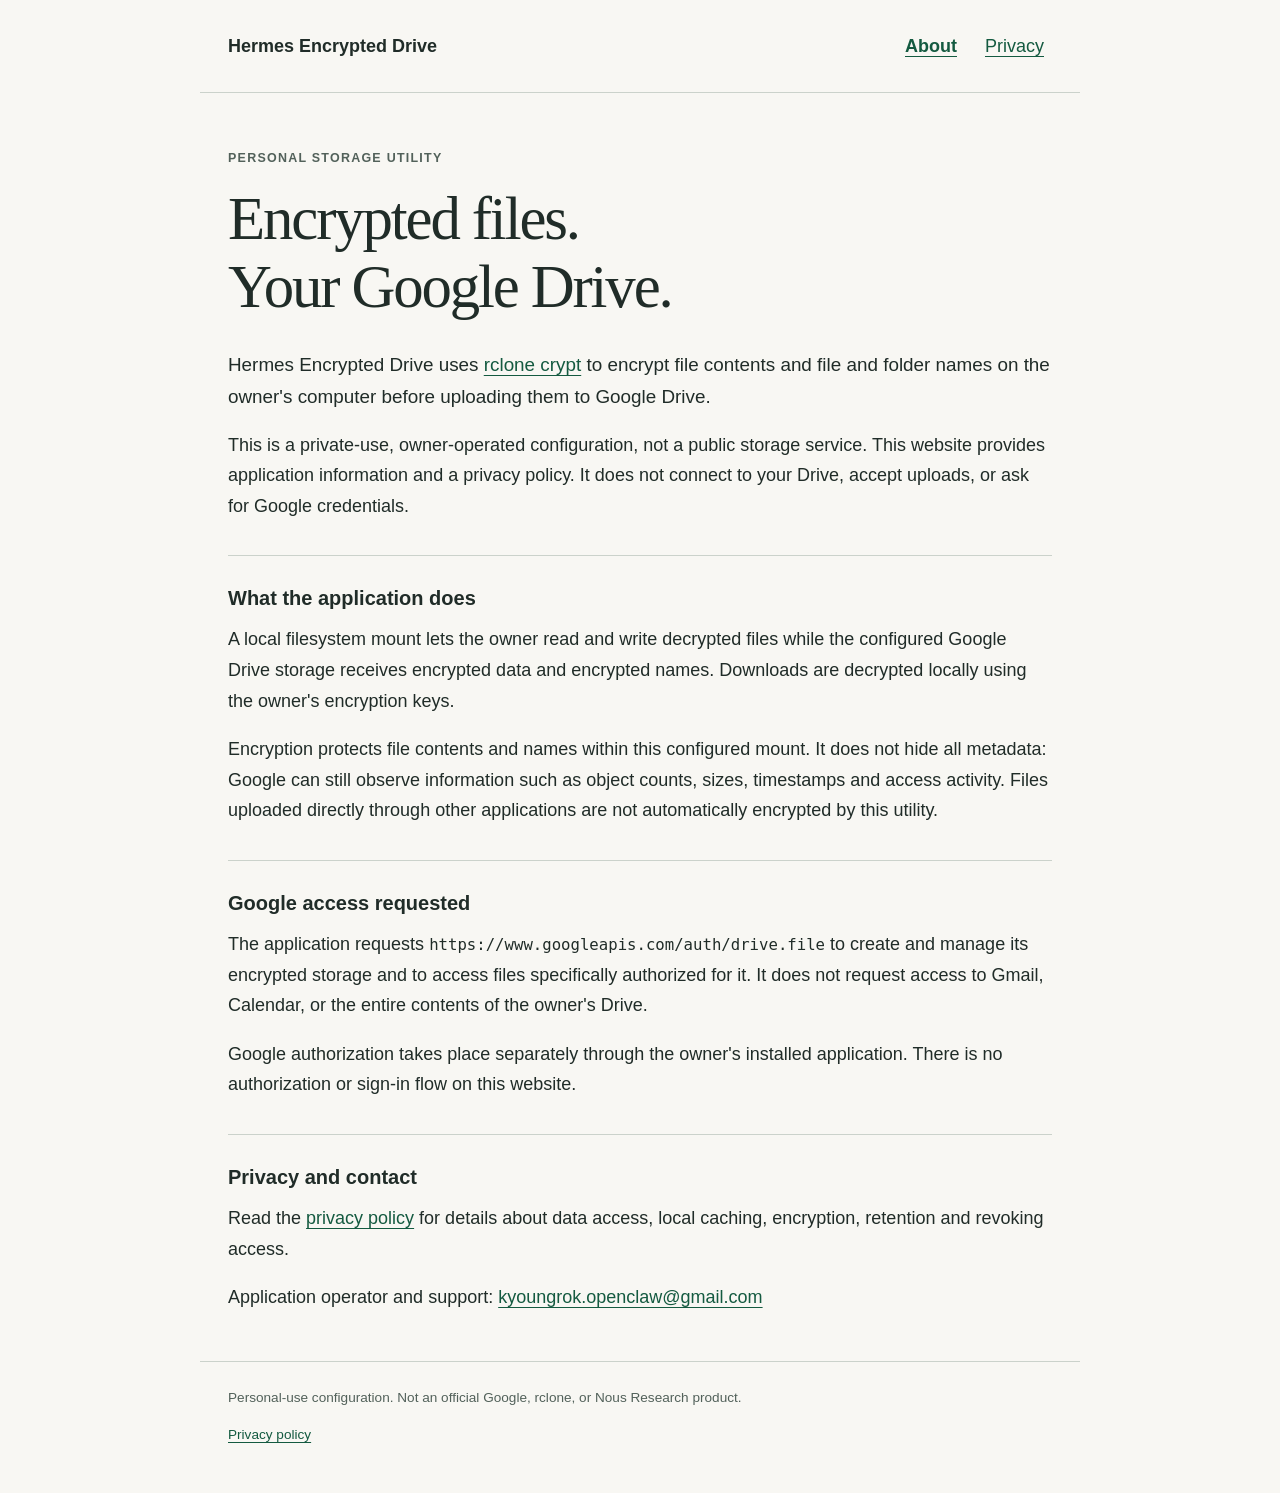
<file: index.html>
<!doctype html>
<html lang="en">
<head>
  <meta charset="utf-8">
  <meta name="viewport" content="width=device-width, initial-scale=1">
  <meta name="description" content="Hermes Encrypted Drive is a personal storage utility that encrypts file contents and names before uploading them to Google Drive.">
  <meta name="referrer" content="no-referrer">
  <title>Hermes Encrypted Drive</title>
  <link rel="stylesheet" href="styles.css">
</head>
<body>
  <a class="skip" href="#main">Skip to content</a>
  <header class="site-header">
    <a class="brand" href="./">Hermes Encrypted Drive</a>
    <nav aria-label="Main navigation"><a href="./" aria-current="page">About</a><a href="privacy.html">Privacy</a></nav>
  </header>
  <main id="main">
    <p class="eyebrow">Personal storage utility</p>
    <h1>Encrypted files.<br>Your Google Drive.</h1>
    <p class="intro">Hermes Encrypted Drive uses <a href="https://rclone.org/crypt/">rclone crypt</a> to encrypt file contents and file and folder names on the owner's computer before uploading them to Google Drive.</p>
    <p>This is a private-use, owner-operated configuration, not a public storage service. This website provides application information and a privacy policy. It does not connect to your Drive, accept uploads, or ask for Google credentials.</p>
    <section aria-labelledby="purpose">
      <h2 id="purpose">What the application does</h2>
      <p>A local filesystem mount lets the owner read and write decrypted files while the configured Google Drive storage receives encrypted data and encrypted names. Downloads are decrypted locally using the owner's encryption keys.</p>
      <p>Encryption protects file contents and names within this configured mount. It does not hide all metadata: Google can still observe information such as object counts, sizes, timestamps and access activity. Files uploaded directly through other applications are not automatically encrypted by this utility.</p>
    </section>
    <section aria-labelledby="access">
      <h2 id="access">Google access requested</h2>
      <p>The application requests <code>https://www.googleapis.com/auth/drive.file</code> to create and manage its encrypted storage and to access files specifically authorized for it. It does not request access to Gmail, Calendar, or the entire contents of the owner's Drive.</p>
      <p>Google authorization takes place separately through the owner's installed application. There is no authorization or sign-in flow on this website.</p>
    </section>
    <section aria-labelledby="privacy">
      <h2 id="privacy">Privacy and contact</h2>
      <p>Read the <a href="privacy.html">privacy policy</a> for details about data access, local caching, encryption, retention and revoking access.</p>
      <p>Application operator and support: <a href="mailto:kyoungrok.openclaw@gmail.com">kyoungrok.openclaw@gmail.com</a></p>
    </section>
  </main>
  <footer><p>Personal-use configuration. Not an official Google, rclone, or Nous Research product.</p><a href="privacy.html">Privacy policy</a></footer>
</body>
</html>
</file>
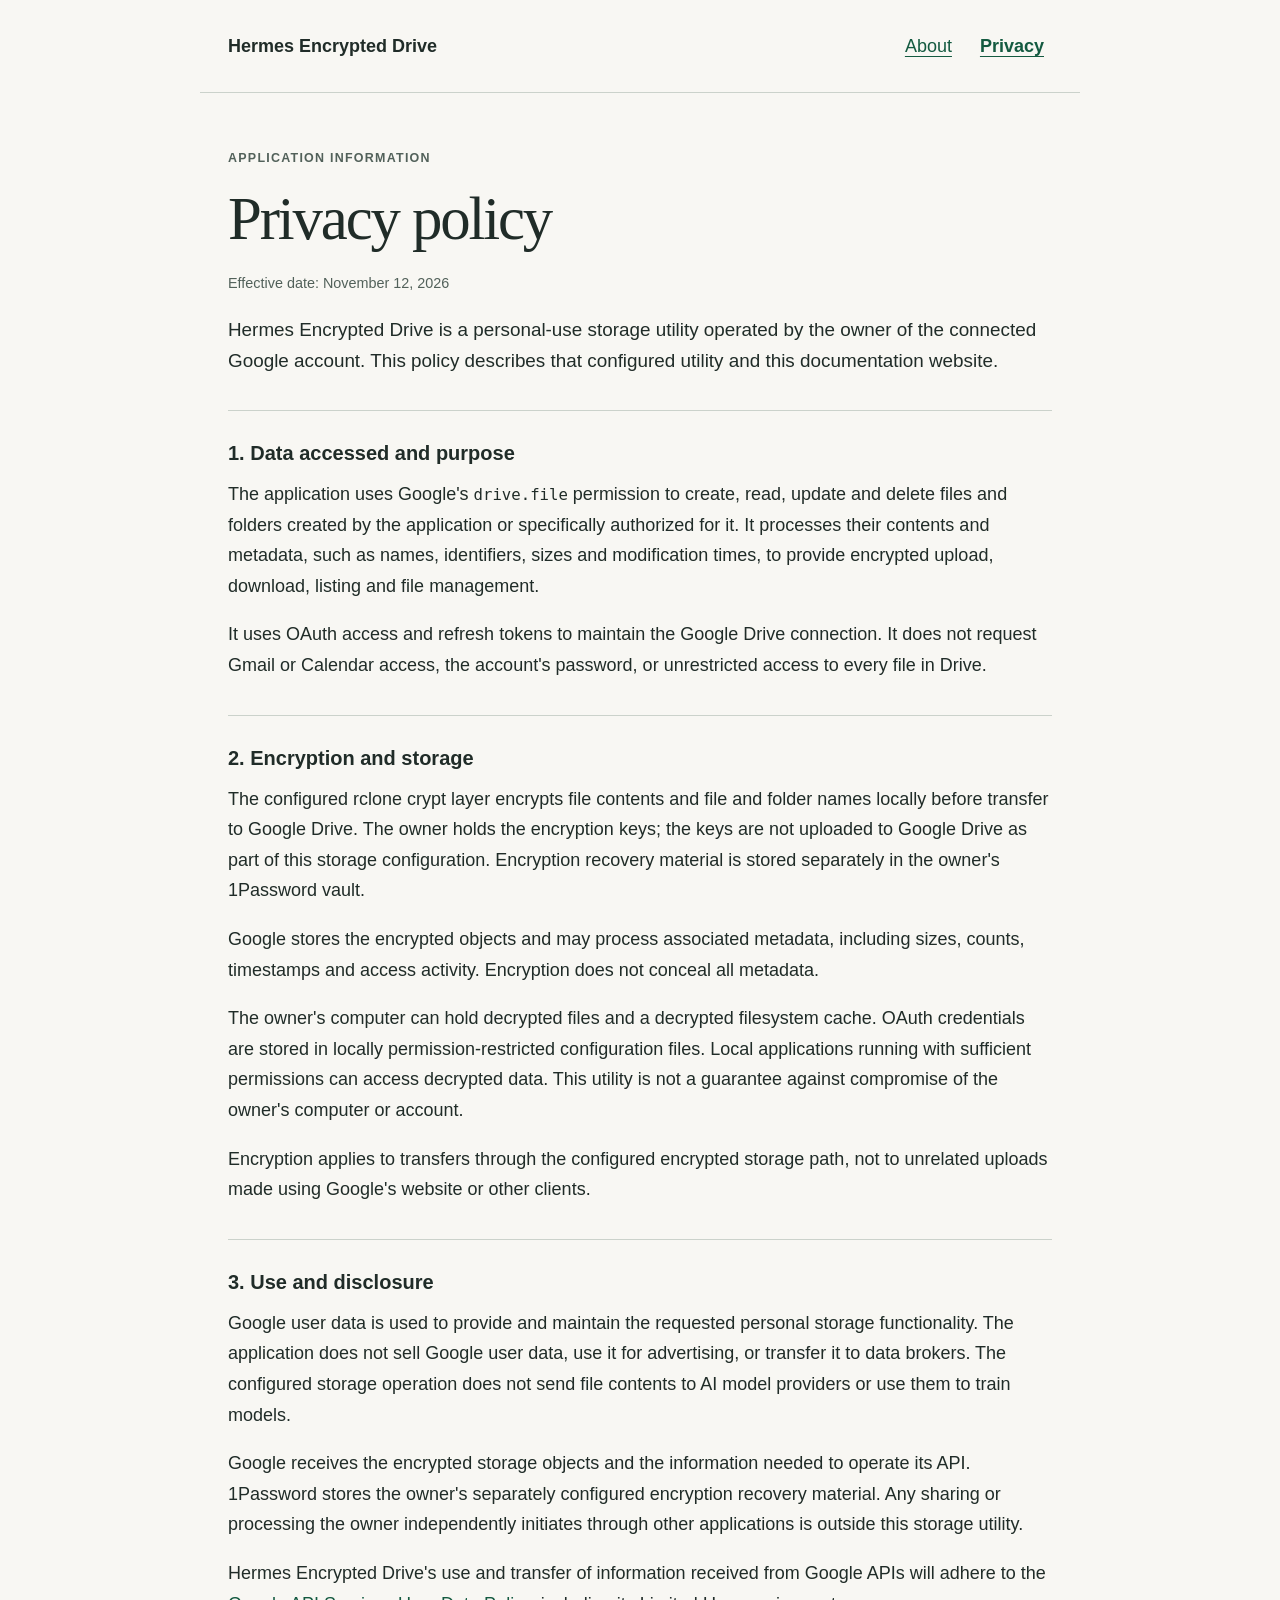
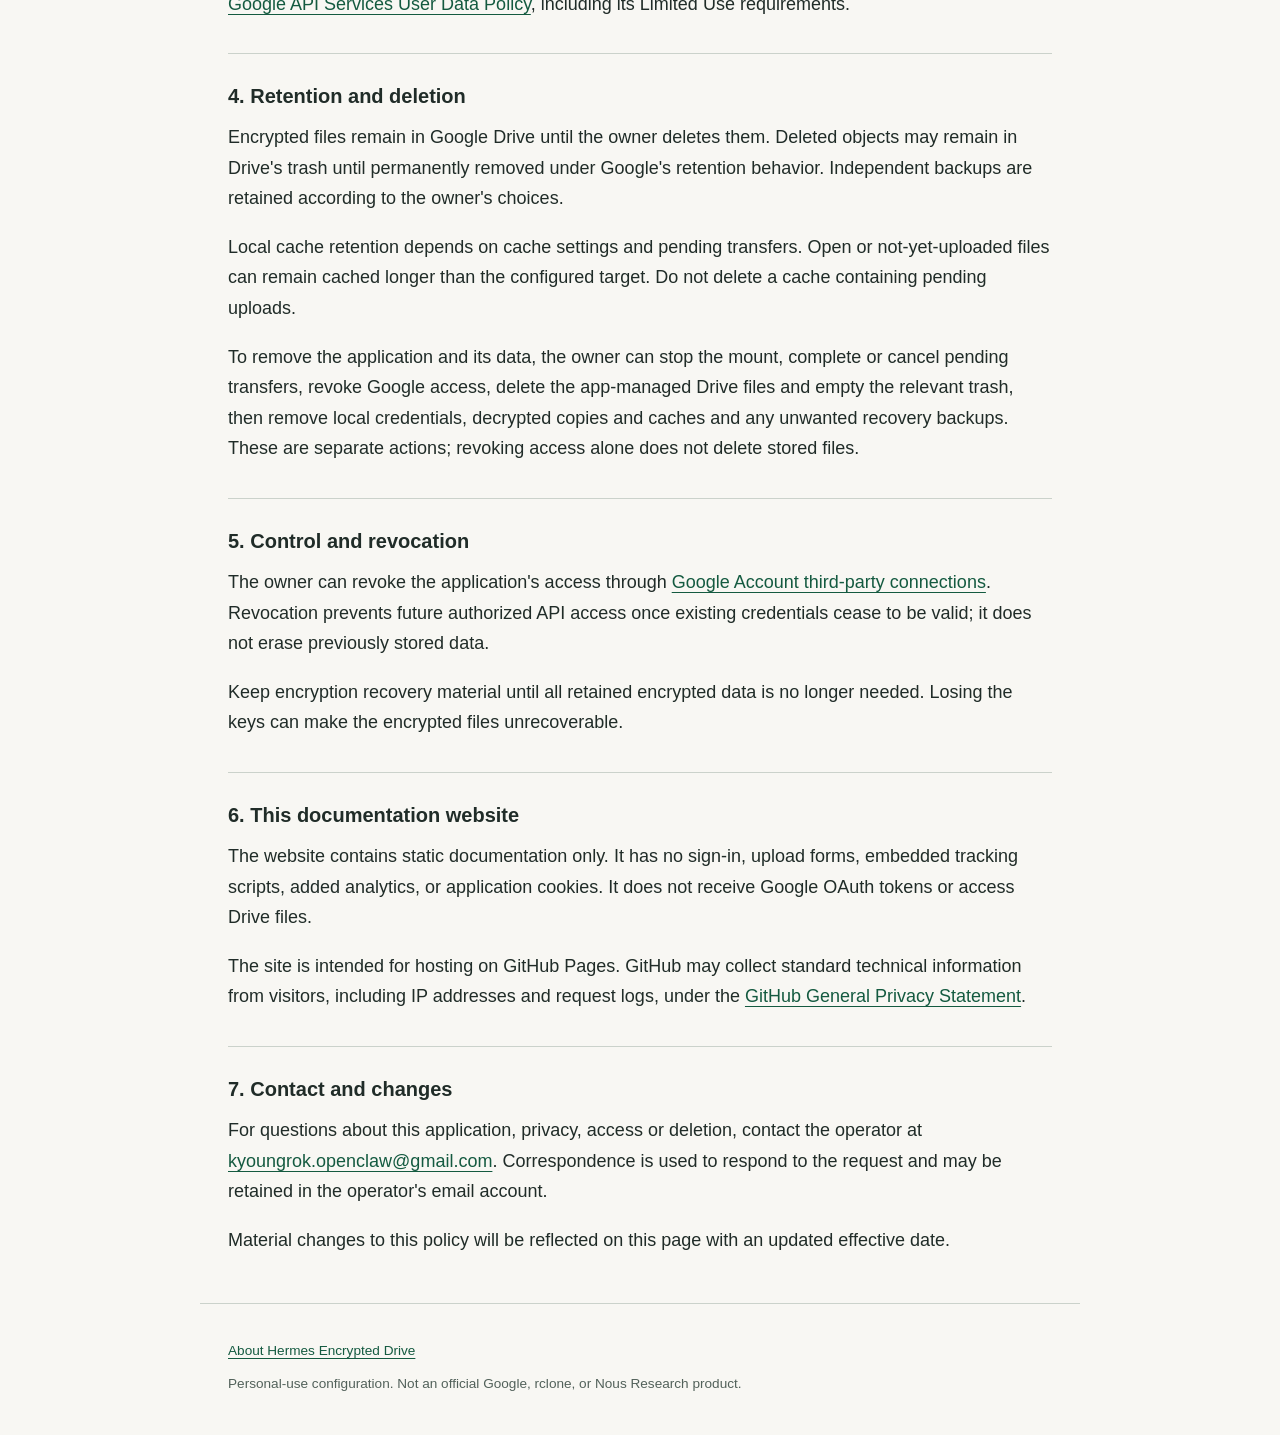
<file: privacy.html>
<!doctype html>
<html lang="en">
<head>
  <meta charset="utf-8">
  <meta name="viewport" content="width=device-width, initial-scale=1">
  <meta name="description" content="Privacy policy for the personal-use Hermes Encrypted Drive application.">
  <meta name="referrer" content="no-referrer">
  <title>Privacy policy — Hermes Encrypted Drive</title>
  <link rel="stylesheet" href="styles.css">
</head>
<body>
  <a class="skip" href="#main">Skip to content</a>
  <header class="site-header">
    <a class="brand" href="./">Hermes Encrypted Drive</a>
    <nav aria-label="Main navigation"><a href="./">About</a><a href="privacy.html" aria-current="page">Privacy</a></nav>
  </header>
  <main id="main">
    <p class="eyebrow">Application information</p>
    <h1>Privacy policy</h1>
    <p class="revision">Effective date: November 12, 2026</p>
    <p class="intro">Hermes Encrypted Drive is a personal-use storage utility operated by the owner of the connected Google account. This policy describes that configured utility and this documentation website.</p>
    <section aria-labelledby="data">
      <h2 id="data">1. Data accessed and purpose</h2>
      <p>The application uses Google's <code>drive.file</code> permission to create, read, update and delete files and folders created by the application or specifically authorized for it. It processes their contents and metadata, such as names, identifiers, sizes and modification times, to provide encrypted upload, download, listing and file management.</p>
      <p>It uses OAuth access and refresh tokens to maintain the Google Drive connection. It does not request Gmail or Calendar access, the account's password, or unrestricted access to every file in Drive.</p>
    </section>
    <section aria-labelledby="storage">
      <h2 id="storage">2. Encryption and storage</h2>
      <p>The configured rclone crypt layer encrypts file contents and file and folder names locally before transfer to Google Drive. The owner holds the encryption keys; the keys are not uploaded to Google Drive as part of this storage configuration. Encryption recovery material is stored separately in the owner's 1Password vault.</p>
      <p>Google stores the encrypted objects and may process associated metadata, including sizes, counts, timestamps and access activity. Encryption does not conceal all metadata.</p>
      <p>The owner's computer can hold decrypted files and a decrypted filesystem cache. OAuth credentials are stored in locally permission-restricted configuration files. Local applications running with sufficient permissions can access decrypted data. This utility is not a guarantee against compromise of the owner's computer or account.</p>
      <p>Encryption applies to transfers through the configured encrypted storage path, not to unrelated uploads made using Google's website or other clients.</p>
    </section>
    <section aria-labelledby="sharing">
      <h2 id="sharing">3. Use and disclosure</h2>
      <p>Google user data is used to provide and maintain the requested personal storage functionality. The application does not sell Google user data, use it for advertising, or transfer it to data brokers. The configured storage operation does not send file contents to AI model providers or use them to train models.</p>
      <p>Google receives the encrypted storage objects and the information needed to operate its API. 1Password stores the owner's separately configured encryption recovery material. Any sharing or processing the owner independently initiates through other applications is outside this storage utility.</p>
      <p>Hermes Encrypted Drive's use and transfer of information received from Google APIs will adhere to the <a href="https://developers.google.com/terms/api-services-user-data-policy">Google API Services User Data Policy</a>, including its Limited Use requirements.</p>
    </section>
    <section aria-labelledby="retention">
      <h2 id="retention">4. Retention and deletion</h2>
      <p>Encrypted files remain in Google Drive until the owner deletes them. Deleted objects may remain in Drive's trash until permanently removed under Google's retention behavior. Independent backups are retained according to the owner's choices.</p>
      <p>Local cache retention depends on cache settings and pending transfers. Open or not-yet-uploaded files can remain cached longer than the configured target. Do not delete a cache containing pending uploads.</p>
      <p>To remove the application and its data, the owner can stop the mount, complete or cancel pending transfers, revoke Google access, delete the app-managed Drive files and empty the relevant trash, then remove local credentials, decrypted copies and caches and any unwanted recovery backups. These are separate actions; revoking access alone does not delete stored files.</p>
    </section>
    <section aria-labelledby="control">
      <h2 id="control">5. Control and revocation</h2>
      <p>The owner can revoke the application's access through <a href="https://myaccount.google.com/connections">Google Account third-party connections</a>. Revocation prevents future authorized API access once existing credentials cease to be valid; it does not erase previously stored data.</p>
      <p>Keep encryption recovery material until all retained encrypted data is no longer needed. Losing the keys can make the encrypted files unrecoverable.</p>
    </section>
    <section aria-labelledby="website">
      <h2 id="website">6. This documentation website</h2>
      <p>The website contains static documentation only. It has no sign-in, upload forms, embedded tracking scripts, added analytics, or application cookies. It does not receive Google OAuth tokens or access Drive files.</p>
      <p>The site is intended for hosting on GitHub Pages. GitHub may collect standard technical information from visitors, including IP addresses and request logs, under the <a href="https://docs.github.com/en/site-policy/privacy-policies/github-general-privacy-statement">GitHub General Privacy Statement</a>.</p>
    </section>
    <section aria-labelledby="contact">
      <h2 id="contact">7. Contact and changes</h2>
      <p>For questions about this application, privacy, access or deletion, contact the operator at <a href="mailto:kyoungrok.openclaw@gmail.com">kyoungrok.openclaw@gmail.com</a>. Correspondence is used to respond to the request and may be retained in the operator's email account.</p>
      <p>Material changes to this policy will be reflected on this page with an updated effective date.</p>
    </section>
  </main>
  <footer><a href="./">About Hermes Encrypted Drive</a><p>Personal-use configuration. Not an official Google, rclone, or Nous Research product.</p></footer>
</body>
</html>
</file>
<file: styles.css>
:root {
  color-scheme: light;
  --paper: #f8f7f3;
  --ink: #202c28;
  --muted: #52615a;
  --accent: #145a40;
  --line: #cbd2cb;
}
* { box-sizing: border-box; }
html { background: var(--paper); color: var(--ink); }
body { margin: 0; font: 18px/1.7 "Segoe UI", "Noto Sans", Arial, sans-serif; }
a { color: var(--accent); text-decoration-thickness: 1px; text-underline-offset: .2em; overflow-wrap: anywhere; }
a:hover { text-decoration-thickness: 2px; }
a:focus-visible { outline: 3px solid var(--accent); outline-offset: 5px; }
.site-header, main, footer { max-width: 880px; margin-inline: auto; padding-inline: 28px; }
.site-header { display: flex; justify-content: space-between; align-items: center; gap: 16px; padding-block: 24px; border-bottom: 1px solid var(--line); }
.brand { font-weight: 650; text-decoration: none; color: var(--ink); }
nav { display: flex; gap: 12px; }
nav a { display: inline-flex; min-height: 44px; align-items: center; padding-inline: 8px; }
nav a[aria-current] { font-weight: 700; }
main { padding-block: 55px 48px; }
.eyebrow { color: var(--muted); font-size: .78rem; letter-spacing: .1em; text-transform: uppercase; font-weight: 650; margin: 0 0 16px; }
h1 { font: 500 clamp(2.3rem, 6vw, 3.8rem)/1.12 Georgia, "Times New Roman", serif; letter-spacing: -.035em; margin: 0 0 28px; }
h2 { font-size: 1.25rem; line-height: 1.4; margin: 0 0 12px; }
p { margin: 0 0 18px; }
.intro { font-size: 1.18rem; line-height: 1.65; }
.revision { color: var(--muted); font-size: .9rem; margin-top: -10px; }
section { border-top: 1px solid var(--line); margin-top: 34px; padding-top: 28px; }
section p:last-child { margin-bottom: 0; }
code { font-family: "Cascadia Code", "DejaVu Sans Mono", monospace; font-size: .87em; overflow-wrap: anywhere; }
footer { padding-block: 24px 36px; border-top: 1px solid var(--line); color: var(--muted); font-size: .85rem; }
footer a { display: inline-flex; min-height: 44px; align-items: center; }
footer p { margin-bottom: 4px; }
.skip { position: absolute; inset: -100px auto auto 20px; padding: 8px 16px; background: white; }
.skip:focus { top: 8px; }
@media (max-width: 540px) {
  body { font-size: 16px; }
  .site-header, main, footer { padding-inline: 20px; }
  .site-header { align-items: flex-start; flex-direction: column; gap: 4px; }
  nav { margin-left: -8px; }
  main { padding-top: 36px; }
}
@media print {
  html { background: white; color: black; }
  body { font-size: 12pt; }
  nav, .skip { display: none; }
  main { padding-block: 24px; }
  a { color: inherit; }
  h1, h2 { break-after: avoid; }
}
</file>
